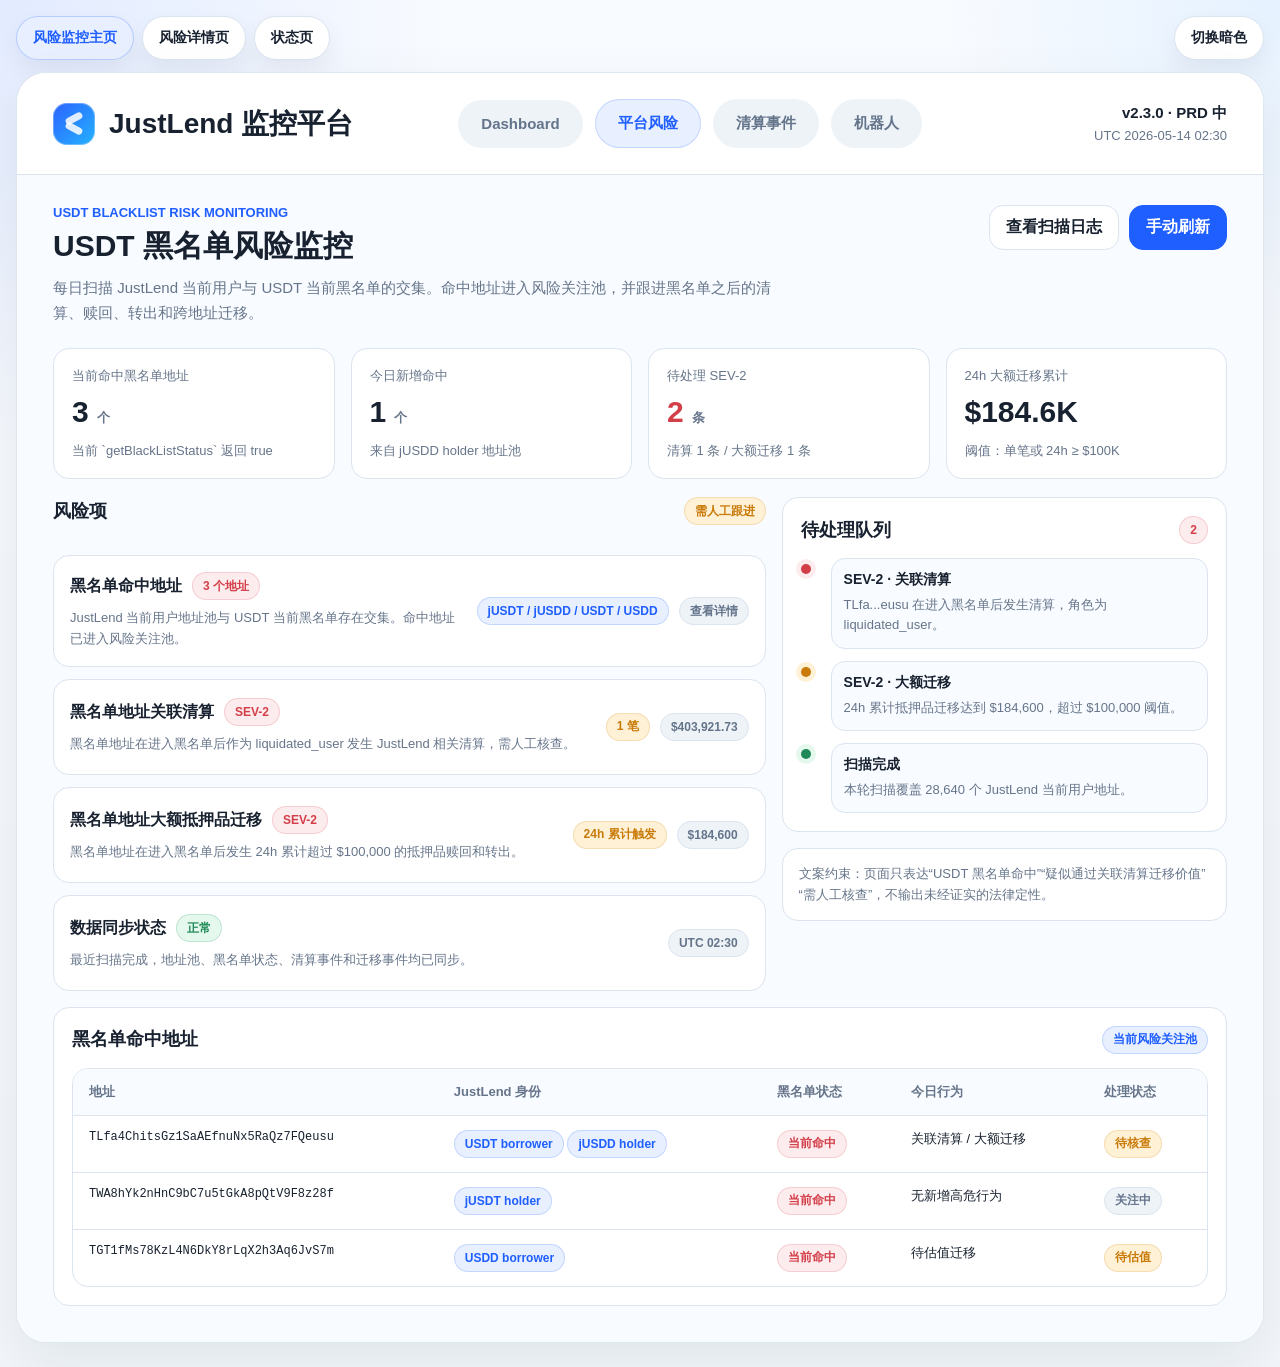
<file: iterations/v0.1.0/prototype-usdt-blacklist-risk-monitoring.html>
<!DOCTYPE html>
<html lang="zh-CN">
<head>
  <meta charset="UTF-8" />
  <meta name="viewport" content="width=device-width, initial-scale=1.0" />
  <title>JustLend USDT 黑名单风险监控</title>
  <style>
    :root {
      --bg: #f3f7fb;
      --surface: rgba(255, 255, 255, 0.92);
      --surface-solid: #ffffff;
      --surface-sub: #f8fbff;
      --border: #dbe4ef;
      --border-strong: rgba(15, 23, 42, 0.16);
      --text: #18212f;
      --text-muted: #66758a;
      --text-faint: #94a3b8;
      --blue: #1f5eff;
      --blue-bg: #e8f0ff;
      --green: #1f8a57;
      --green-bg: #e5f8ee;
      --amber: #c97a09;
      --amber-bg: #fff1d6;
      --red: #d33f49;
      --red-bg: #fdecee;
      --gray: #64748b;
      --gray-bg: #eef3f8;
      --shadow: 0 24px 60px rgba(15, 23, 42, 0.08);
      --radius-xl: 28px;
      --radius-lg: 22px;
      --radius-md: 16px;
      --radius-sm: 12px;
    }

    [data-theme="dark"] {
      --bg: #0f172a;
      --surface: rgba(20, 29, 47, 0.94);
      --surface-solid: #111827;
      --surface-sub: #182338;
      --border: #2d3a50;
      --border-strong: rgba(226, 232, 240, 0.22);
      --text: #edf3fb;
      --text-muted: #a8b3c7;
      --text-faint: #7f8da3;
      --blue: #7aa2ff;
      --blue-bg: #1d2d55;
      --green: #48d18f;
      --green-bg: #173b2b;
      --amber: #ffc35a;
      --amber-bg: #4b3512;
      --red: #ff8a94;
      --red-bg: #4a1d25;
      --gray: #a8b3c7;
      --gray-bg: #202b3f;
      --shadow: 0 24px 60px rgba(0, 0, 0, 0.26);
    }

    * { box-sizing: border-box; }

    body {
      margin: 0;
      font-family: "PingFang SC", "Noto Sans SC", "Helvetica Neue", sans-serif;
      color: var(--text);
      background:
        radial-gradient(circle at top left, rgba(31, 94, 255, 0.10), transparent 24%),
        radial-gradient(circle at top right, rgba(10, 132, 255, 0.08), transparent 18%),
        linear-gradient(180deg, var(--surface-sub) 0%, var(--bg) 100%);
    }

    button,
    input,
    select,
    textarea {
      font: inherit;
    }

    button {
      min-height: 44px;
      cursor: pointer;
    }

    .toolbar {
      width: min(1460px, calc(100vw - 32px));
      margin: 16px auto 0;
      display: flex;
      align-items: center;
      justify-content: space-between;
      gap: 12px;
    }

    .screen-tabs {
      display: flex;
      gap: 8px;
      flex-wrap: wrap;
    }

    .tool-btn,
    .screen-tab {
      border: 1px solid var(--border);
      background: var(--surface-solid);
      color: var(--text);
      border-radius: 999px;
      padding: 10px 16px;
      font-size: 14px;
      font-weight: 700;
      box-shadow: 0 10px 24px rgba(15, 23, 42, 0.06);
    }

    .screen-tab.active,
    .tool-btn.active {
      color: var(--blue);
      background: var(--blue-bg);
      border-color: rgba(31, 94, 255, 0.24);
    }

    .page {
      width: min(1460px, calc(100vw - 32px));
      margin: 12px auto 24px;
      border: 1px solid rgba(219, 228, 239, 0.9);
      border-radius: 30px;
      background: var(--surface);
      box-shadow: var(--shadow);
      overflow: hidden;
      backdrop-filter: blur(10px);
    }

    .platform-nav {
      display: grid;
      grid-template-columns: 360px 1fr 260px;
      gap: 24px;
      align-items: center;
      padding: 26px 36px;
      border-bottom: 1px solid var(--border);
      background: var(--surface);
    }

    .platform-brand {
      display: flex;
      align-items: center;
      gap: 14px;
      min-width: 0;
    }

    .brand-mark {
      width: 42px;
      height: 42px;
      border-radius: 14px;
      background: linear-gradient(135deg, #2b63ff 0%, #24b2ff 100%);
      position: relative;
      box-shadow: inset 0 0 0 1px rgba(255,255,255,0.3);
      flex: 0 0 auto;
    }

    .brand-mark::before,
    .brand-mark::after {
      content: "";
      position: absolute;
      background: rgba(255,255,255,0.85);
      border-radius: 8px;
    }

    .brand-mark::before {
      width: 18px;
      height: 7px;
      left: 12px;
      top: 12px;
      transform: rotate(-28deg);
    }

    .brand-mark::after {
      width: 18px;
      height: 7px;
      left: 12px;
      top: 22px;
      transform: rotate(28deg);
    }

    .brand-text {
      font-size: 28px;
      font-weight: 800;
      color: var(--text);
      letter-spacing: 0;
      line-height: 1.05;
      white-space: nowrap;
    }

    .platform-menu {
      display: flex;
      align-items: center;
      justify-content: center;
      gap: 12px;
      flex-wrap: wrap;
    }

    .menu-trigger {
      padding: 14px 22px;
      border-radius: 999px;
      background: var(--gray-bg);
      color: var(--gray);
      font-size: 15px;
      font-weight: 700;
      border: 1px solid transparent;
      min-height: 48px;
    }

    .menu-trigger.active {
      color: var(--blue);
      background: var(--blue-bg);
      border-color: rgba(31, 94, 255, 0.18);
    }

    .nav-meta {
      text-align: right;
      color: var(--text-muted);
      font-size: 13px;
      line-height: 1.7;
    }

    .nav-meta strong {
      display: block;
      color: var(--text);
      font-size: 15px;
    }

    .screen {
      display: none;
      min-height: 720px;
      background: var(--surface-sub);
    }

    .screen.active {
      display: block;
    }

    .content {
      padding: 30px 36px 36px;
    }

    .page-header {
      display: flex;
      align-items: flex-start;
      justify-content: space-between;
      gap: 24px;
      margin-bottom: 22px;
    }

    .eyebrow {
      color: var(--blue);
      font-size: 13px;
      font-weight: 800;
      margin-bottom: 8px;
    }

    h1 {
      margin: 0;
      font-size: 30px;
      line-height: 1.22;
      letter-spacing: 0;
    }

    .header-copy {
      margin: 10px 0 0;
      color: var(--text-muted);
      max-width: 720px;
      font-size: 15px;
      line-height: 1.7;
    }

    .actions {
      display: flex;
      gap: 10px;
      flex-wrap: wrap;
      justify-content: flex-end;
    }

    .btn {
      border: 1px solid var(--border);
      border-radius: 14px;
      padding: 11px 16px;
      background: var(--surface-solid);
      color: var(--text);
      font-weight: 800;
      min-height: 44px;
      transition: transform 0.18s ease, border-color 0.18s ease, background 0.18s ease;
    }

    .btn:hover {
      transform: translateY(-1px);
      border-color: var(--border-strong);
    }

    .btn.primary {
      background: var(--blue);
      color: #ffffff;
      border-color: var(--blue);
    }

    .btn.danger {
      color: var(--red);
      background: var(--red-bg);
      border-color: rgba(211, 63, 73, 0.18);
    }

    .grid {
      display: grid;
      gap: 16px;
    }

    .summary-grid {
      grid-template-columns: repeat(4, minmax(0, 1fr));
      margin-bottom: 18px;
    }

    .card {
      border: 1px solid var(--border);
      background: var(--surface-solid);
      border-radius: var(--radius-md);
      padding: 18px;
      min-width: 0;
    }

    .card.clickable {
      cursor: pointer;
      transition: transform 0.18s ease, border-color 0.18s ease, box-shadow 0.18s ease;
    }

    .card.clickable:hover {
      transform: translateY(-2px);
      border-color: rgba(31, 94, 255, 0.28);
      box-shadow: 0 16px 34px rgba(15, 23, 42, 0.08);
    }

    .metric-label {
      color: var(--text-muted);
      font-size: 13px;
      line-height: 1.4;
    }

    .metric-value {
      margin-top: 10px;
      display: flex;
      align-items: baseline;
      gap: 8px;
      font-size: 30px;
      font-weight: 800;
      letter-spacing: 0;
    }

    .metric-value small {
      font-size: 13px;
      color: var(--text-muted);
      font-weight: 700;
    }

    .metric-foot {
      margin-top: 12px;
      color: var(--text-muted);
      font-size: 13px;
      line-height: 1.5;
    }

    .section-grid {
      grid-template-columns: 1.6fr 1fr;
      align-items: start;
    }

    .risk-list {
      display: grid;
      gap: 12px;
    }

    .risk-item {
      display: grid;
      grid-template-columns: 1fr auto;
      gap: 16px;
      align-items: center;
      padding: 16px;
      border: 1px solid var(--border);
      border-radius: 16px;
      background: var(--surface-solid);
      min-height: 96px;
      cursor: pointer;
      transition: transform 0.18s ease, border-color 0.18s ease;
    }

    .risk-item:hover {
      transform: translateY(-1px);
      border-color: rgba(31, 94, 255, 0.28);
    }

    .risk-title {
      display: flex;
      align-items: center;
      gap: 10px;
      flex-wrap: wrap;
      font-weight: 800;
      font-size: 16px;
      margin-bottom: 8px;
    }

    .risk-desc {
      color: var(--text-muted);
      font-size: 13px;
      line-height: 1.6;
    }

    .risk-meta {
      display: flex;
      align-items: center;
      justify-content: flex-end;
      gap: 10px;
      flex-wrap: wrap;
    }

    .tag {
      display: inline-flex;
      align-items: center;
      justify-content: center;
      min-height: 28px;
      padding: 4px 10px;
      border-radius: 999px;
      font-size: 12px;
      font-weight: 800;
      border: 1px solid transparent;
      white-space: nowrap;
    }

    .tag.red {
      color: var(--red);
      background: var(--red-bg);
      border-color: rgba(211, 63, 73, 0.18);
    }

    .tag.amber {
      color: var(--amber);
      background: var(--amber-bg);
      border-color: rgba(201, 122, 9, 0.18);
    }

    .tag.green {
      color: var(--green);
      background: var(--green-bg);
      border-color: rgba(31, 138, 87, 0.18);
    }

    .tag.blue {
      color: var(--blue);
      background: var(--blue-bg);
      border-color: rgba(31, 94, 255, 0.18);
    }

    .tag.gray {
      color: var(--gray);
      background: var(--gray-bg);
      border-color: var(--border);
    }

    .panel-title {
      display: flex;
      align-items: center;
      justify-content: space-between;
      gap: 12px;
      margin-bottom: 14px;
    }

    .panel-title h2 {
      margin: 0;
      font-size: 18px;
      line-height: 1.3;
      letter-spacing: 0;
    }

    .table-wrap {
      overflow: auto;
      border: 1px solid var(--border);
      border-radius: 16px;
      background: var(--surface-solid);
    }

    table {
      width: 100%;
      border-collapse: collapse;
      min-width: 760px;
      font-size: 13px;
    }

    th,
    td {
      padding: 14px 16px;
      text-align: left;
      border-bottom: 1px solid var(--border);
      vertical-align: top;
    }

    th {
      color: var(--text-muted);
      font-weight: 800;
      background: var(--surface-sub);
      white-space: nowrap;
    }

    tr:last-child td {
      border-bottom: 0;
    }

    .address {
      font-family: "SFMono-Regular", "Menlo", "Consolas", monospace;
      font-size: 12px;
      color: var(--text);
      word-break: break-all;
    }

    .timeline {
      position: relative;
      display: grid;
      gap: 12px;
    }

    .timeline-item {
      display: grid;
      grid-template-columns: 18px 1fr;
      gap: 12px;
    }

    .dot {
      width: 10px;
      height: 10px;
      border-radius: 50%;
      margin-top: 6px;
      background: var(--blue);
      box-shadow: 0 0 0 5px var(--blue-bg);
    }

    .timeline-card {
      border: 1px solid var(--border);
      border-radius: 14px;
      background: var(--surface-sub);
      padding: 12px;
    }

    .timeline-card strong {
      display: block;
      font-size: 14px;
      margin-bottom: 6px;
    }

    .timeline-card p {
      margin: 0;
      color: var(--text-muted);
      font-size: 13px;
      line-height: 1.55;
    }

    .detail-layout {
      display: grid;
      grid-template-columns: 340px 1fr;
      gap: 16px;
      align-items: start;
    }

    .profile-card {
      position: sticky;
      top: 16px;
    }

    .profile-address {
      margin: 14px 0;
      padding: 12px;
      border-radius: 12px;
      border: 1px solid var(--border);
      background: var(--surface-sub);
    }

    .kv {
      display: grid;
      gap: 10px;
    }

    .kv-row {
      display: flex;
      align-items: flex-start;
      justify-content: space-between;
      gap: 12px;
      padding: 10px 0;
      border-bottom: 1px solid var(--border);
      font-size: 13px;
    }

    .kv-row:last-child {
      border-bottom: 0;
    }

    .kv-row span:first-child {
      color: var(--text-muted);
    }

    .kv-row span:last-child {
      text-align: right;
      font-weight: 800;
    }

    .status-actions {
      display: grid;
      grid-template-columns: repeat(2, minmax(0, 1fr));
      gap: 10px;
      margin-top: 14px;
    }

    .status-actions .btn {
      width: 100%;
      padding-left: 10px;
      padding-right: 10px;
    }

    .state-board {
      display: grid;
      grid-template-columns: repeat(4, minmax(0, 1fr));
      gap: 16px;
    }

    .state-card {
      min-height: 420px;
      display: flex;
      flex-direction: column;
      justify-content: center;
      align-items: center;
      text-align: center;
      gap: 14px;
    }

    .state-icon {
      width: 58px;
      height: 58px;
      border-radius: 20px;
      display: grid;
      place-items: center;
      font-size: 26px;
      font-weight: 900;
    }

    .state-card h2 {
      margin: 0;
      font-size: 18px;
      letter-spacing: 0;
    }

    .state-card p {
      margin: 0;
      color: var(--text-muted);
      font-size: 14px;
      line-height: 1.7;
      max-width: 260px;
    }

    .skeleton {
      width: 100%;
      height: 14px;
      border-radius: 999px;
      background: linear-gradient(90deg, var(--gray-bg), var(--surface-sub), var(--gray-bg));
      background-size: 200% 100%;
      animation: shimmer 1.2s infinite linear;
    }

    @keyframes shimmer {
      0% { background-position: 0% 0; }
      100% { background-position: -200% 0; }
    }

    .notice {
      padding: 14px 16px;
      border-radius: 16px;
      border: 1px solid var(--border);
      background: var(--surface-solid);
      color: var(--text-muted);
      font-size: 13px;
      line-height: 1.65;
    }

    .toast {
      position: fixed;
      left: 50%;
      bottom: 24px;
      transform: translateX(-50%) translateY(20px);
      opacity: 0;
      pointer-events: none;
      transition: opacity 0.2s ease, transform 0.2s ease;
      background: var(--text);
      color: var(--surface-solid);
      border-radius: 999px;
      padding: 12px 18px;
      font-size: 14px;
      z-index: 30;
      box-shadow: var(--shadow);
    }

    .toast.show {
      opacity: 1;
      transform: translateX(-50%) translateY(0);
    }

    @media (max-width: 980px) {
      .platform-nav,
      .page-header,
      .detail-layout,
      .section-grid,
      .summary-grid,
      .state-board {
        grid-template-columns: 1fr;
      }

      .platform-menu {
        justify-content: flex-start;
      }

      .nav-meta,
      .actions {
        text-align: left;
        justify-content: flex-start;
      }

      .profile-card {
        position: static;
      }
    }
  </style>
</head>
<body>
  <div class="toolbar">
    <div class="screen-tabs" aria-label="原型页面切换">
      <button class="screen-tab active" data-target="home">风险监控主页</button>
      <button class="screen-tab" data-target="detail">风险详情页</button>
      <button class="screen-tab" data-target="states">状态页</button>
    </div>
    <button class="tool-btn" id="themeToggle">切换暗色</button>
  </div>

  <main class="page" id="app">
    <header class="platform-nav">
      <div class="platform-brand">
        <div class="brand-mark" aria-hidden="true"></div>
        <div class="brand-text">JustLend 监控平台</div>
      </div>
      <nav class="platform-menu" aria-label="主导航">
        <button class="menu-trigger">Dashboard</button>
        <button class="menu-trigger active">平台风险</button>
        <button class="menu-trigger">清算事件</button>
        <button class="menu-trigger">机器人</button>
      </nav>
      <div class="nav-meta">
        <strong>v2.3.0 · PRD 中</strong>
        UTC 2026-05-14 02:30
      </div>
    </header>

    <section class="screen active" id="home">
      <div class="content">
        <div class="page-header">
          <div>
            <div class="eyebrow">USDT BLACKLIST RISK MONITORING</div>
            <h1>USDT 黑名单风险监控</h1>
            <p class="header-copy">每日扫描 JustLend 当前用户与 USDT 当前黑名单的交集。命中地址进入风险关注池，并跟进黑名单之后的清算、赎回、转出和跨地址迁移。</p>
          </div>
          <div class="actions">
            <button class="btn">查看扫描日志</button>
            <button class="btn primary">手动刷新</button>
          </div>
        </div>

        <div class="grid summary-grid">
          <div class="card">
            <div class="metric-label">当前命中黑名单地址</div>
            <div class="metric-value">3 <small>个</small></div>
            <div class="metric-foot">当前 `getBlackListStatus` 返回 true</div>
          </div>
          <div class="card">
            <div class="metric-label">今日新增命中</div>
            <div class="metric-value">1 <small>个</small></div>
            <div class="metric-foot">来自 jUSDD holder 地址池</div>
          </div>
          <div class="card">
            <div class="metric-label">待处理 SEV-2</div>
            <div class="metric-value" style="color: var(--red);">2 <small>条</small></div>
            <div class="metric-foot">清算 1 条 / 大额迁移 1 条</div>
          </div>
          <div class="card">
            <div class="metric-label">24h 大额迁移累计</div>
            <div class="metric-value">$184.6K</div>
            <div class="metric-foot">阈值：单笔或 24h ≥ $100K</div>
          </div>
        </div>

        <div class="grid section-grid">
          <div class="grid">
            <div class="panel-title">
              <h2>风险项</h2>
              <span class="tag amber">需人工跟进</span>
            </div>
            <div class="risk-list">
              <div class="risk-item" data-open-detail>
                <div>
                  <div class="risk-title">
                    黑名单命中地址
                    <span class="tag red">3 个地址</span>
                  </div>
                  <div class="risk-desc">JustLend 当前用户地址池与 USDT 当前黑名单存在交集。命中地址已进入风险关注池。</div>
                </div>
                <div class="risk-meta">
                  <span class="tag blue">jUSDT / jUSDD / USDT / USDD</span>
                  <span class="tag gray">查看详情</span>
                </div>
              </div>
              <div class="risk-item" data-open-detail>
                <div>
                  <div class="risk-title">
                    黑名单地址关联清算
                    <span class="tag red">SEV-2</span>
                  </div>
                  <div class="risk-desc">黑名单地址在进入黑名单后作为 liquidated_user 发生 JustLend 相关清算，需人工核查。</div>
                </div>
                <div class="risk-meta">
                  <span class="tag amber">1 笔</span>
                  <span class="tag gray">$403,921.73</span>
                </div>
              </div>
              <div class="risk-item" data-open-detail>
                <div>
                  <div class="risk-title">
                    黑名单地址大额抵押品迁移
                    <span class="tag red">SEV-2</span>
                  </div>
                  <div class="risk-desc">黑名单地址在进入黑名单后发生 24h 累计超过 $100,000 的抵押品赎回和转出。</div>
                </div>
                <div class="risk-meta">
                  <span class="tag amber">24h 累计触发</span>
                  <span class="tag gray">$184,600</span>
                </div>
              </div>
              <div class="risk-item">
                <div>
                  <div class="risk-title">
                    数据同步状态
                    <span class="tag green">正常</span>
                  </div>
                  <div class="risk-desc">最近扫描完成，地址池、黑名单状态、清算事件和迁移事件均已同步。</div>
                </div>
                <div class="risk-meta">
                  <span class="tag gray">UTC 02:30</span>
                </div>
              </div>
            </div>
          </div>

          <div class="grid">
            <div class="card">
              <div class="panel-title">
                <h2>待处理队列</h2>
                <span class="tag red">2</span>
              </div>
              <div class="timeline">
                <div class="timeline-item">
                  <div class="dot" style="background: var(--red); box-shadow: 0 0 0 5px var(--red-bg);"></div>
                  <div class="timeline-card">
                    <strong>SEV-2 · 关联清算</strong>
                    <p>TLfa...eusu 在进入黑名单后发生清算，角色为 liquidated_user。</p>
                  </div>
                </div>
                <div class="timeline-item">
                  <div class="dot" style="background: var(--amber); box-shadow: 0 0 0 5px var(--amber-bg);"></div>
                  <div class="timeline-card">
                    <strong>SEV-2 · 大额迁移</strong>
                    <p>24h 累计抵押品迁移达到 $184,600，超过 $100,000 阈值。</p>
                  </div>
                </div>
                <div class="timeline-item">
                  <div class="dot" style="background: var(--green); box-shadow: 0 0 0 5px var(--green-bg);"></div>
                  <div class="timeline-card">
                    <strong>扫描完成</strong>
                    <p>本轮扫描覆盖 28,640 个 JustLend 当前用户地址。</p>
                  </div>
                </div>
              </div>
            </div>
            <div class="notice">文案约束：页面只表达“USDT 黑名单命中”“疑似通过关联清算迁移价值”“需人工核查”，不输出未经证实的法律定性。</div>
          </div>
        </div>

        <div class="card" style="margin-top: 16px;">
          <div class="panel-title">
            <h2>黑名单命中地址</h2>
            <span class="tag blue">当前风险关注池</span>
          </div>
          <div class="table-wrap">
            <table>
              <thead>
                <tr>
                  <th>地址</th>
                  <th>JustLend 身份</th>
                  <th>黑名单状态</th>
                  <th>今日行为</th>
                  <th>处理状态</th>
                </tr>
              </thead>
              <tbody>
                <tr data-open-detail style="cursor: pointer;">
                  <td class="address">TLfa4ChitsGz1SaAEfnuNx5RaQz7FQeusu</td>
                  <td><span class="tag blue">USDT borrower</span> <span class="tag blue">jUSDD holder</span></td>
                  <td><span class="tag red">当前命中</span></td>
                  <td>关联清算 / 大额迁移</td>
                  <td><span class="tag amber">待核查</span></td>
                </tr>
                <tr>
                  <td class="address">TWA8hYk2nHnC9bC7u5tGkA8pQtV9F8z28f</td>
                  <td><span class="tag blue">jUSDT holder</span></td>
                  <td><span class="tag red">当前命中</span></td>
                  <td>无新增高危行为</td>
                  <td><span class="tag gray">关注中</span></td>
                </tr>
                <tr>
                  <td class="address">TGT1fMs78KzL4N6DkY8rLqX2h3Aq6JvS7m</td>
                  <td><span class="tag blue">USDD borrower</span></td>
                  <td><span class="tag red">当前命中</span></td>
                  <td>待估值迁移</td>
                  <td><span class="tag amber">待估值</span></td>
                </tr>
              </tbody>
            </table>
          </div>
        </div>
      </div>
    </section>

    <section class="screen" id="detail">
      <div class="content">
        <div class="page-header">
          <div>
            <div class="eyebrow">RISK DETAIL</div>
            <h1>风险详情：TLfa...eusu</h1>
            <p class="header-copy">该地址当前命中 USDT 黑名单，并在进入黑名单后发生 JustLend 相关清算和大额抵押品迁移。页面仅展示链上事实与人工处理状态。</p>
          </div>
          <div class="actions">
            <button class="btn" data-target-tab="home">返回主页</button>
            <button class="btn primary">导出证据</button>
          </div>
        </div>

        <div class="detail-layout">
          <aside class="card profile-card">
            <div class="panel-title">
              <h2>地址画像</h2>
              <span class="tag red">当前命中</span>
            </div>
            <div class="profile-address">
              <div class="address">TLfa4ChitsGz1SaAEfnuNx5RaQz7FQeusu</div>
            </div>
            <div class="kv">
              <div class="kv-row"><span>黑名单状态</span><span>getBlackListStatus = true</span></div>
              <div class="kv-row"><span>JustLend 身份</span><span>USDT borrower / jUSDD holder</span></div>
              <div class="kv-row"><span>命中时间</span><span>2026-03-26 06:23 UTC+8</span></div>
              <div class="kv-row"><span>当前状态</span><span id="caseStatus">待核查</span></div>
              <div class="kv-row"><span>风险等级</span><span>SEV-2</span></div>
            </div>
            <div class="status-actions">
              <button class="btn" data-status="核查中">核查中</button>
              <button class="btn danger" data-status="已确认风险">确认风险</button>
              <button class="btn" data-status="误报 / 无需处理">无需处理</button>
              <button class="btn" data-status="已关闭">关闭</button>
            </div>
          </aside>

          <div class="grid">
            <div class="card">
              <div class="panel-title">
                <h2>风险链路说明</h2>
                <span class="tag red">SEV-2</span>
              </div>
              <div class="timeline">
                <div class="timeline-item">
                  <div class="dot"></div>
                  <div class="timeline-card">
                    <strong>加入 USDT 黑名单</strong>
                    <p>AddedBlackList 事件确认地址进入黑名单。交易哈希：53463160...，区块：81270073。</p>
                  </div>
                </div>
                <div class="timeline-item">
                  <div class="dot" style="background: var(--red); box-shadow: 0 0 0 5px var(--red-bg);"></div>
                  <div class="timeline-card">
                    <strong>发生 JustLend 相关清算</strong>
                    <p>黑名单后作为 liquidated_user 被 TRq3...dURa 清算，累计偿还 403,921.736802 USDT。</p>
                  </div>
                </div>
                <div class="timeline-item">
                  <div class="dot" style="background: var(--amber); box-shadow: 0 0 0 5px var(--amber-bg);"></div>
                  <div class="timeline-card">
                    <strong>发生大额抵押品迁移</strong>
                    <p>24 小时累计赎回与跨地址迁移估值 $184,600，超过 $100,000 阈值。</p>
                  </div>
                </div>
                <div class="timeline-item">
                  <div class="dot" style="background: var(--green); box-shadow: 0 0 0 5px var(--green-bg);"></div>
                  <div class="timeline-card">
                    <strong>人工处理</strong>
                    <p>当前仍待核查。系统不会自动将该事件标记为已确认风险。</p>
                  </div>
                </div>
              </div>
            </div>

            <div class="grid section-grid">
              <div class="card">
                <div class="panel-title">
                  <h2>清算证据</h2>
                  <span class="tag red">1 个事件簇</span>
                </div>
                <div class="table-wrap">
                  <table>
                    <thead>
                      <tr>
                        <th>时间</th>
                        <th>角色</th>
                        <th>交易</th>
                        <th>偿还金额</th>
                        <th>取得抵押品</th>
                      </tr>
                    </thead>
                    <tbody>
                      <tr>
                        <td>2026-05-06 00:10</td>
                        <td><span class="tag red">liquidated_user</span></td>
                        <td class="address">09cc1d1d...</td>
                        <td>200,000 USDT</td>
                        <td>21,572,784.87410943 jUSDD</td>
                      </tr>
                      <tr>
                        <td>2026-05-06 00:18</td>
                        <td><span class="tag red">liquidated_user</span></td>
                        <td class="address">4d58dc65...</td>
                        <td>101,978.526454 USDT</td>
                        <td>10,999,804.06394722 jUSDD</td>
                      </tr>
                    </tbody>
                  </table>
                </div>
              </div>

              <div class="card">
                <div class="panel-title">
                  <h2>迁移估值</h2>
                  <span class="tag amber">24h 累计触发</span>
                </div>
                <div class="kv">
                  <div class="kv-row"><span>单笔最大</span><span>$83,200</span></div>
                  <div class="kv-row"><span>24h 累计</span><span>$184,600</span></div>
                  <div class="kv-row"><span>阈值</span><span>$100,000</span></div>
                  <div class="kv-row"><span>估值依据</span><span>exchangeRate + 最近价格</span></div>
                </div>
                <div class="notice" style="margin-top: 14px;">价格或 exchangeRate 缺失时进入“待估值”，不直接视为未命中。</div>
              </div>
            </div>
          </div>
        </div>
      </div>
    </section>

    <section class="screen" id="states">
      <div class="content">
        <div class="page-header">
          <div>
            <div class="eyebrow">PAGE STATES</div>
            <h1>页面状态</h1>
            <p class="header-copy">根据原型规范，Default、Empty、Loading、Error 状态均作为独立可见画面展示。</p>
          </div>
        </div>
        <div class="state-board">
          <div class="card state-card">
            <div class="state-icon" style="background: var(--green-bg); color: var(--green);">✓</div>
            <h2>Default</h2>
            <p>展示当前命中地址、SEV-2 告警、风险链路和处理状态。</p>
          </div>
          <div class="card state-card">
            <div class="state-icon" style="background: var(--gray-bg); color: var(--gray);">0</div>
            <h2>Empty</h2>
            <p>当前未发现 JustLend 用户命中 USDT 黑名单。</p>
            <span class="tag green">无新增风险</span>
          </div>
          <div class="card state-card">
            <div class="state-icon" style="background: var(--blue-bg); color: var(--blue);">…</div>
            <h2>Loading</h2>
            <p>正在同步 JustLend 当前用户地址池与 USDT 黑名单状态。</p>
            <div style="width: 80%; display: grid; gap: 10px;">
              <div class="skeleton"></div>
              <div class="skeleton"></div>
              <div class="skeleton"></div>
            </div>
          </div>
          <div class="card state-card">
            <div class="state-icon" style="background: var(--red-bg); color: var(--red);">!</div>
            <h2>Error</h2>
            <p>黑名单状态查询失败，无法判断当前是否有命中地址。</p>
            <button class="btn danger">重试扫描</button>
          </div>
        </div>
      </div>
    </section>
  </main>

  <div class="toast" id="toast">状态已更新</div>

  <script>
    const tabs = document.querySelectorAll(".screen-tab");
    const screens = document.querySelectorAll(".screen");
    const toast = document.getElementById("toast");
    const statusText = document.getElementById("caseStatus");
    const themeToggle = document.getElementById("themeToggle");

    function showScreen(id) {
      tabs.forEach((tab) => tab.classList.toggle("active", tab.dataset.target === id));
      screens.forEach((screen) => screen.classList.toggle("active", screen.id === id));
      window.scrollTo({ top: 0, behavior: "smooth" });
    }

    function showToast(message) {
      toast.textContent = message;
      toast.classList.add("show");
      setTimeout(() => toast.classList.remove("show"), 1800);
    }

    tabs.forEach((tab) => {
      tab.addEventListener("click", () => showScreen(tab.dataset.target));
    });

    document.querySelectorAll("[data-open-detail]").forEach((item) => {
      item.addEventListener("click", () => showScreen("detail"));
    });

    document.querySelectorAll("[data-target-tab]").forEach((button) => {
      button.addEventListener("click", () => showScreen(button.dataset.targetTab));
    });

    document.querySelectorAll("[data-status]").forEach((button) => {
      button.addEventListener("click", () => {
        statusText.textContent = button.dataset.status;
        showToast("处理状态已更新：" + button.dataset.status);
      });
    });

    themeToggle.addEventListener("click", () => {
      const isDark = document.documentElement.dataset.theme === "dark";
      document.documentElement.dataset.theme = isDark ? "" : "dark";
      themeToggle.textContent = isDark ? "切换暗色" : "切换亮色";
      themeToggle.classList.toggle("active", !isDark);
    });
  </script>
</body>
</html>
</file>
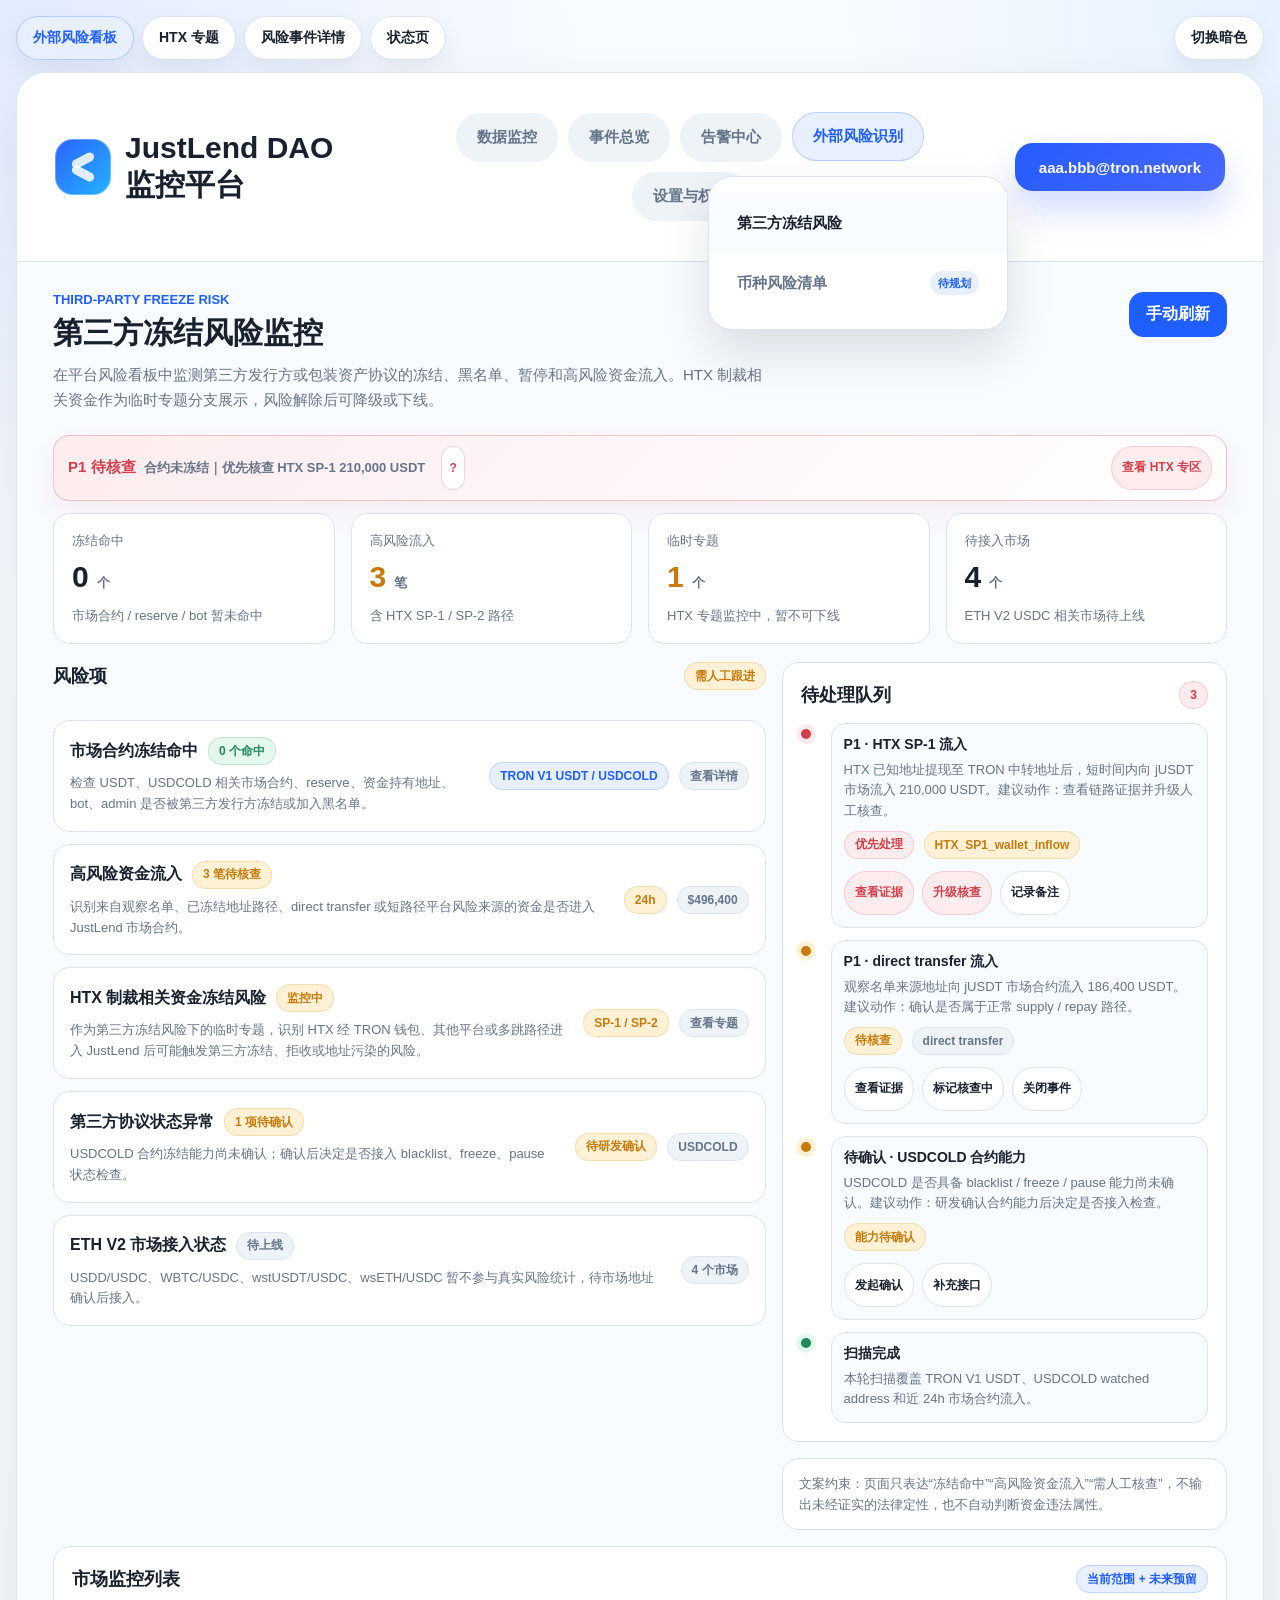
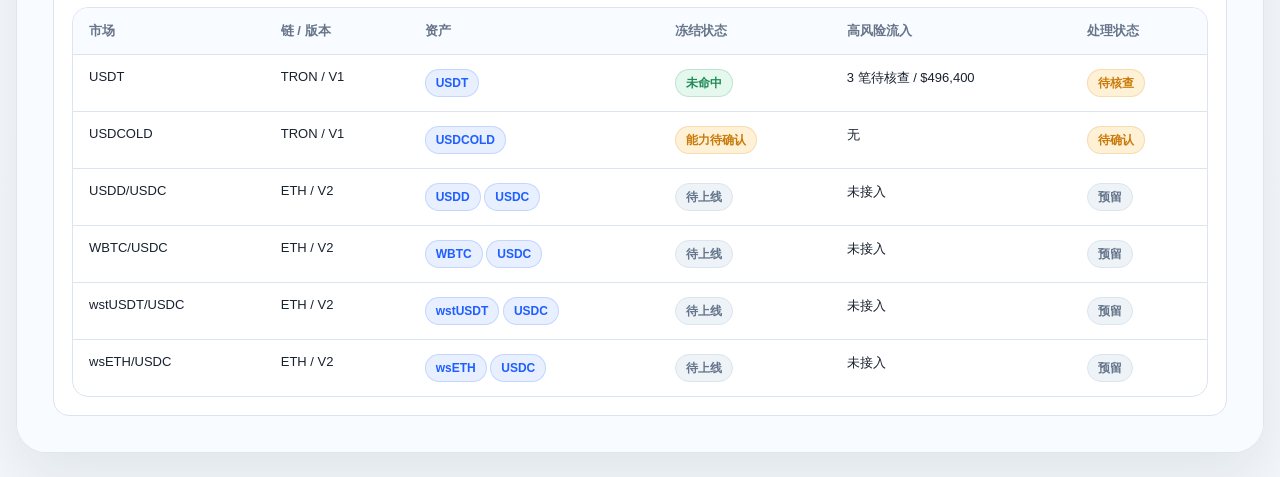
<file: iterations/v0.1.0/prototype-usdt-blacklist-risk-monitoring.navedit.html>
<!DOCTYPE html>
<html lang="zh-CN">
<head>
  <meta charset="UTF-8" />
  <meta name="viewport" content="width=device-width, initial-scale=1.0" />
  <title>JustLend 第三方冻结风险监控</title>
  <style>
    :root {
      --bg: #f3f7fb;
      --surface: rgba(255, 255, 255, 0.92);
      --surface-solid: #ffffff;
      --surface-sub: #f8fbff;
      --border: #dbe4ef;
      --border-strong: rgba(15, 23, 42, 0.16);
      --text: #18212f;
      --text-muted: #66758a;
      --text-faint: #94a3b8;
      --blue: #1f5eff;
      --blue-bg: #e8f0ff;
      --green: #1f8a57;
      --green-bg: #e5f8ee;
      --amber: #c97a09;
      --amber-bg: #fff1d6;
      --red: #d33f49;
      --red-bg: #fdecee;
      --gray: #64748b;
      --gray-bg: #eef3f8;
      --shadow: 0 24px 60px rgba(15, 23, 42, 0.08);
      --radius-xl: 28px;
      --radius-lg: 22px;
      --radius-md: 16px;
      --radius-sm: 12px;
    }

    [data-theme="dark"] {
      --bg: #0f172a;
      --surface: rgba(20, 29, 47, 0.94);
      --surface-solid: #111827;
      --surface-sub: #182338;
      --border: #2d3a50;
      --border-strong: rgba(226, 232, 240, 0.22);
      --text: #edf3fb;
      --text-muted: #a8b3c7;
      --text-faint: #7f8da3;
      --blue: #7aa2ff;
      --blue-bg: #1d2d55;
      --green: #48d18f;
      --green-bg: #173b2b;
      --amber: #ffc35a;
      --amber-bg: #4b3512;
      --red: #ff8a94;
      --red-bg: #4a1d25;
      --gray: #a8b3c7;
      --gray-bg: #202b3f;
      --shadow: 0 24px 60px rgba(0, 0, 0, 0.26);
    }

    * { box-sizing: border-box; }

    body {
      margin: 0;
      font-family: "PingFang SC", "Noto Sans SC", "Helvetica Neue", sans-serif;
      color: var(--text);
      background:
        radial-gradient(circle at top left, rgba(31, 94, 255, 0.10), transparent 24%),
        radial-gradient(circle at top right, rgba(10, 132, 255, 0.08), transparent 18%),
        linear-gradient(180deg, var(--surface-sub) 0%, var(--bg) 100%);
    }

    button,
    input,
    select,
    textarea {
      font: inherit;
    }

    button {
      min-height: 44px;
      cursor: pointer;
    }

    .toolbar {
      width: min(1460px, calc(100vw - 32px));
      margin: 16px auto 0;
      display: flex;
      align-items: center;
      justify-content: space-between;
      gap: 12px;
    }

    .screen-tabs {
      display: flex;
      gap: 8px;
      flex-wrap: wrap;
    }

    .tool-btn,
    .screen-tab {
      border: 1px solid var(--border);
      background: var(--surface-solid);
      color: var(--text);
      border-radius: 999px;
      padding: 10px 16px;
      font-size: 14px;
      font-weight: 700;
      box-shadow: 0 10px 24px rgba(15, 23, 42, 0.06);
    }

    .screen-tab.active,
    .tool-btn.active {
      color: var(--blue);
      background: var(--blue-bg);
      border-color: rgba(31, 94, 255, 0.24);
    }

    .page {
      width: min(1460px, calc(100vw - 32px));
      margin: 12px auto 24px;
      border: 1px solid rgba(219, 228, 239, 0.9);
      border-radius: 30px;
      background: var(--surface);
      box-shadow: var(--shadow);
      overflow: hidden;
      backdrop-filter: blur(10px);
    }

    .platform-nav {
      display: grid;
      grid-template-columns: 360px 1fr 260px;
      gap: 24px;
      align-items: center;
      padding: 40px 38px;
      border-bottom: 1px solid var(--border);
      background: var(--surface);
    }

    .platform-brand {
      display: flex;
      align-items: center;
      gap: 14px;
      min-width: 0;
    }

    .brand-mark {
      width: 56px;
      height: 56px;
      border-radius: 18px;
      background: linear-gradient(135deg, #2b63ff 0%, #24b2ff 100%);
      position: relative;
      box-shadow: inset 0 0 0 1px rgba(255,255,255,0.3);
      flex: 0 0 auto;
    }

    .brand-mark::before,
    .brand-mark::after {
      content: "";
      position: absolute;
      background: rgba(255,255,255,0.85);
      border-radius: 8px;
    }

    .brand-mark::before {
      width: 24px;
      height: 9px;
      left: 16px;
      top: 17px;
      transform: rotate(-28deg);
    }

    .brand-mark::after {
      width: 24px;
      height: 9px;
      left: 16px;
      top: 30px;
      transform: rotate(28deg);
    }

    .brand-text {
      font-size: 30px;
      font-weight: 800;
      color: var(--text);
      letter-spacing: 0;
      line-height: 1.22;
      white-space: normal;
    }

    .platform-menu {
      display: flex;
      align-items: center;
      justify-content: center;
      gap: 10px;
      flex-wrap: wrap;
    }

    .menu-group {
      position: relative;
    }

    .menu-trigger {
      padding: 14px 20px;
      border-radius: 999px;
      background: var(--gray-bg);
      color: var(--gray);
      font-size: 15px;
      font-weight: 700;
      border: 1px solid transparent;
      min-height: 48px;
      transition: transform 0.18s ease, border-color 0.18s ease, background 0.18s ease, color 0.18s ease;
    }

    .menu-trigger.active {
      color: var(--blue);
      background: var(--blue-bg);
      border-color: rgba(31, 94, 255, 0.18);
    }

    .menu-trigger:hover,
    .menu-group.open .menu-trigger {
      transform: translateY(-1px);
      border-color: rgba(31, 94, 255, 0.22);
    }

    .menu-link {
      text-decoration: none;
      display: inline-flex;
      align-items: center;
      justify-content: center;
    }

    .nav-dropdown {
      display: none;
      position: absolute;
      top: calc(100% + 14px);
      left: 50%;
      transform: translateX(-50%);
      width: 300px;
      padding: 16px 0;
      border-radius: 24px;
      border: 1px solid var(--border);
      background: var(--surface-solid);
      box-shadow: 0 24px 48px rgba(15, 23, 42, 0.12);
      z-index: 20;
    }

    .menu-group.open .nav-dropdown,
    .menu-group:hover .nav-dropdown {
      display: block;
      animation: dropdownIn 0.18s ease both;
    }

    @keyframes dropdownIn {
      from {
        opacity: 0;
        transform: translateX(-50%) translateY(8px);
      }
      to {
        opacity: 1;
        transform: translateX(-50%) translateY(0);
      }
    }

    .nav-dropdown-item {
      display: flex;
      align-items: center;
      justify-content: space-between;
      gap: 10px;
      width: 100%;
      min-height: 60px;
      padding: 17px 28px;
      border: 0;
      background: transparent;
      color: var(--gray);
      text-align: left;
      text-decoration: none;
      font-size: 15px;
      font-weight: 700;
      cursor: pointer;
      transition: background 0.18s ease, color 0.18s ease;
    }

    .nav-dropdown-item:hover {
      color: var(--blue);
      background: var(--blue-bg);
    }

    .nav-dropdown-item.active {
      color: var(--text);
      background: var(--surface-sub);
    }

    .nav-dropdown-item .version-pill {
      display: inline-flex;
      align-items: center;
      justify-content: center;
      min-height: 24px;
      padding: 3px 8px;
      border-radius: 999px;
      background: var(--blue-bg);
      color: var(--blue);
      font-size: 11px;
      font-weight: 800;
      white-space: nowrap;
    }

    .nav-meta {
      display: flex;
      justify-content: flex-end;
      align-items: center;
    }

    .account-pill {
      display: inline-flex;
      align-items: center;
      justify-content: center;
      min-height: 48px;
      padding: 0 24px;
      border: 0;
      border-radius: 18px;
      color: #ffffff;
      background: linear-gradient(135deg, #255cff 0%, #4867ff 100%);
      font-size: 15px;
      font-weight: 800;
      box-shadow: 0 18px 34px rgba(37, 92, 255, 0.22);
    }

    .screen {
      display: none;
      min-height: 720px;
      background: var(--surface-sub);
    }

    .screen.active {
      display: block;
    }

    .content {
      padding: 30px 36px 36px;
    }

    .page-header {
      display: flex;
      align-items: flex-start;
      justify-content: space-between;
      gap: 24px;
      margin-bottom: 22px;
    }

    .eyebrow {
      color: var(--blue);
      font-size: 13px;
      font-weight: 800;
      margin-bottom: 8px;
    }

    h1 {
      margin: 0;
      font-size: 30px;
      line-height: 1.22;
      letter-spacing: 0;
    }

    .header-copy {
      margin: 10px 0 0;
      color: var(--text-muted);
      max-width: 720px;
      font-size: 15px;
      line-height: 1.7;
    }

    .actions {
      display: flex;
      gap: 10px;
      flex-wrap: wrap;
      justify-content: flex-end;
    }

    .btn {
      border: 1px solid var(--border);
      border-radius: 14px;
      padding: 11px 16px;
      background: var(--surface-solid);
      color: var(--text);
      font-weight: 800;
      min-height: 44px;
      transition: transform 0.18s ease, border-color 0.18s ease, background 0.18s ease;
    }

    .btn:hover {
      transform: translateY(-1px);
      border-color: var(--border-strong);
    }

    .btn.primary {
      background: var(--blue);
      color: #ffffff;
      border-color: var(--blue);
    }

    .btn.danger {
      color: var(--red);
      background: var(--red-bg);
      border-color: rgba(211, 63, 73, 0.18);
    }

    .grid {
      display: grid;
      gap: 16px;
    }

    .summary-grid {
      grid-template-columns: repeat(4, minmax(0, 1fr));
      margin-bottom: 18px;
    }

    .card {
      border: 1px solid var(--border);
      background: var(--surface-solid);
      border-radius: var(--radius-md);
      padding: 18px;
      min-width: 0;
    }

    .card.clickable {
      cursor: pointer;
      transition: transform 0.18s ease, border-color 0.18s ease, box-shadow 0.18s ease;
    }

    .card.clickable:hover {
      transform: translateY(-2px);
      border-color: rgba(31, 94, 255, 0.28);
      box-shadow: 0 16px 34px rgba(15, 23, 42, 0.08);
    }

    .metric-label {
      color: var(--text-muted);
      font-size: 13px;
      line-height: 1.4;
    }

    .metric-value {
      margin-top: 10px;
      display: flex;
      align-items: baseline;
      gap: 8px;
      font-size: 30px;
      font-weight: 800;
      letter-spacing: 0;
    }

    .metric-value small {
      font-size: 13px;
      color: var(--text-muted);
      font-weight: 700;
    }

    .metric-foot {
      margin-top: 12px;
      color: var(--text-muted);
      font-size: 13px;
      line-height: 1.5;
    }

    .section-grid {
      grid-template-columns: 1.6fr 1fr;
      align-items: start;
    }

    .risk-list {
      display: grid;
      gap: 12px;
    }

    .risk-item {
      display: grid;
      grid-template-columns: 1fr auto;
      gap: 16px;
      align-items: center;
      padding: 16px;
      border: 1px solid var(--border);
      border-radius: 16px;
      background: var(--surface-solid);
      min-height: 96px;
      cursor: pointer;
      transition: transform 0.18s ease, border-color 0.18s ease;
    }

    .risk-item:hover {
      transform: translateY(-1px);
      border-color: rgba(31, 94, 255, 0.28);
    }

    .risk-title {
      display: flex;
      align-items: center;
      gap: 10px;
      flex-wrap: wrap;
      font-weight: 800;
      font-size: 16px;
      margin-bottom: 8px;
    }

    .risk-desc {
      color: var(--text-muted);
      font-size: 13px;
      line-height: 1.6;
    }

    .risk-meta {
      display: flex;
      align-items: center;
      justify-content: flex-end;
      gap: 10px;
      flex-wrap: wrap;
    }

    .tag {
      display: inline-flex;
      align-items: center;
      justify-content: center;
      min-height: 28px;
      padding: 4px 10px;
      border-radius: 999px;
      font-size: 12px;
      font-weight: 800;
      border: 1px solid transparent;
      white-space: nowrap;
    }

    .tag.red {
      color: var(--red);
      background: var(--red-bg);
      border-color: rgba(211, 63, 73, 0.18);
    }

    .tag.amber {
      color: var(--amber);
      background: var(--amber-bg);
      border-color: rgba(201, 122, 9, 0.18);
    }

    .tag.green {
      color: var(--green);
      background: var(--green-bg);
      border-color: rgba(31, 138, 87, 0.18);
    }

    .tag.blue {
      color: var(--blue);
      background: var(--blue-bg);
      border-color: rgba(31, 94, 255, 0.18);
    }

    .tag.gray {
      color: var(--gray);
      background: var(--gray-bg);
      border-color: var(--border);
    }

    .topic-grid {
      display: grid;
      grid-template-columns: repeat(3, minmax(0, 1fr));
      gap: 14px;
    }

    .path-card {
      border: 1px solid var(--border);
      border-radius: 16px;
      background: var(--surface-sub);
      padding: 14px;
      min-height: 148px;
    }

    .path-card h3 {
      margin: 0 0 10px;
      font-size: 15px;
      line-height: 1.35;
      letter-spacing: 0;
    }

    .path-card p {
      margin: 0;
      color: var(--text-muted);
      font-size: 13px;
      line-height: 1.6;
    }

    .status-strip {
      display: flex;
      align-items: center;
      justify-content: space-between;
      gap: 12px;
      flex-wrap: wrap;
      padding: 10px 14px;
      border: 1px solid var(--border);
      border-radius: 16px;
      background: var(--surface-sub);
      margin-bottom: 12px;
    }

    .status-strip.critical {
      border-color: rgba(211, 63, 73, 0.28);
      background: linear-gradient(135deg, var(--red-bg), var(--surface-solid));
      box-shadow: 0 12px 28px rgba(211, 63, 73, 0.08);
    }

    .status-strip strong {
      font-size: 14px;
    }

    .status-strip.critical strong {
      color: var(--red);
      font-size: 15px;
    }

    .status-line {
      display: flex;
      align-items: center;
      gap: 8px;
      flex-wrap: wrap;
      line-height: 1.5;
    }

    .status-muted {
      color: var(--text-muted);
      font-size: 13px;
      font-weight: 800;
    }

    .mini-actions {
      display: flex;
      gap: 8px;
      flex-wrap: wrap;
      margin-top: 12px;
    }

    .mini-btn {
      border: 1px solid var(--border);
      border-radius: 999px;
      padding: 7px 10px;
      background: var(--surface-solid);
      color: var(--text);
      font-size: 12px;
      font-weight: 800;
    }

    .mini-btn.primary {
      color: var(--red);
      background: var(--red-bg);
      border-color: rgba(211, 63, 73, 0.18);
    }

    .recommendation-panel {
      margin-bottom: 16px;
    }

    .recommendation-detail {
      margin-top: 12px;
    }

    .recommendation-detail.is-hidden {
      display: none;
    }

    .tip-wrap {
      position: relative;
      display: inline-flex;
      align-items: center;
      margin-left: 8px;
      vertical-align: middle;
    }

    .tip-trigger {
      width: 24px;
      height: 24px;
      border-radius: 999px;
      border: 1px solid rgba(211, 63, 73, 0.22);
      background: var(--surface-solid);
      color: var(--red);
      font-size: 12px;
      font-weight: 900;
    }

    .tip-popover {
      position: absolute;
      left: 0;
      top: 32px;
      width: min(360px, calc(100vw - 48px));
      border: 1px solid var(--border);
      border-radius: 16px;
      background: var(--surface-solid);
      box-shadow: var(--shadow);
      padding: 14px;
      color: var(--text);
      z-index: 20;
    }

    .tip-popover.is-hidden {
      display: none;
    }

    .tip-popover strong {
      display: block;
      margin-bottom: 8px;
      color: var(--text);
      font-size: 13px;
    }

    .tip-popover ul {
      margin: 0;
      padding-left: 18px;
      color: var(--text-muted);
      font-size: 13px;
      line-height: 1.65;
    }

    .panel-title {
      display: flex;
      align-items: center;
      justify-content: space-between;
      gap: 12px;
      margin-bottom: 14px;
    }

    .panel-title h2 {
      margin: 0;
      font-size: 18px;
      line-height: 1.3;
      letter-spacing: 0;
    }

    .table-wrap {
      overflow: auto;
      border: 1px solid var(--border);
      border-radius: 16px;
      background: var(--surface-solid);
    }

    table {
      width: 100%;
      border-collapse: collapse;
      min-width: 760px;
      font-size: 13px;
    }

    th,
    td {
      padding: 14px 16px;
      text-align: left;
      border-bottom: 1px solid var(--border);
      vertical-align: top;
    }

    th {
      color: var(--text-muted);
      font-weight: 800;
      background: var(--surface-sub);
      white-space: nowrap;
    }

    tr:last-child td {
      border-bottom: 0;
    }

    .address {
      font-family: "SFMono-Regular", "Menlo", "Consolas", monospace;
      font-size: 12px;
      color: var(--text);
      word-break: break-all;
    }

    .timeline {
      position: relative;
      display: grid;
      gap: 12px;
    }

    .timeline-item {
      display: grid;
      grid-template-columns: 18px 1fr;
      gap: 12px;
    }

    .dot {
      width: 10px;
      height: 10px;
      border-radius: 50%;
      margin-top: 6px;
      background: var(--blue);
      box-shadow: 0 0 0 5px var(--blue-bg);
    }

    .timeline-card {
      border: 1px solid var(--border);
      border-radius: 14px;
      background: var(--surface-sub);
      padding: 12px;
    }

    .timeline-card strong {
      display: block;
      font-size: 14px;
      margin-bottom: 6px;
    }

    .timeline-card p {
      margin: 0;
      color: var(--text-muted);
      font-size: 13px;
      line-height: 1.55;
    }

    .detail-layout {
      display: grid;
      grid-template-columns: 340px 1fr;
      gap: 16px;
      align-items: start;
    }

    .profile-card {
      position: sticky;
      top: 16px;
    }

    .profile-address {
      margin: 14px 0;
      padding: 12px;
      border-radius: 12px;
      border: 1px solid var(--border);
      background: var(--surface-sub);
    }

    .kv {
      display: grid;
      gap: 10px;
    }

    .kv-row {
      display: flex;
      align-items: flex-start;
      justify-content: space-between;
      gap: 12px;
      padding: 10px 0;
      border-bottom: 1px solid var(--border);
      font-size: 13px;
    }

    .kv-row:last-child {
      border-bottom: 0;
    }

    .kv-row span:first-child {
      color: var(--text-muted);
    }

    .kv-row span:last-child {
      text-align: right;
      font-weight: 800;
    }

    .status-actions {
      display: grid;
      grid-template-columns: repeat(2, minmax(0, 1fr));
      gap: 10px;
      margin-top: 14px;
    }

    .status-actions .btn {
      width: 100%;
      padding-left: 10px;
      padding-right: 10px;
    }

    .state-board {
      display: grid;
      grid-template-columns: repeat(4, minmax(0, 1fr));
      gap: 16px;
    }

    .state-card {
      min-height: 420px;
      display: flex;
      flex-direction: column;
      justify-content: center;
      align-items: center;
      text-align: center;
      gap: 14px;
    }

    .state-icon {
      width: 58px;
      height: 58px;
      border-radius: 20px;
      display: grid;
      place-items: center;
      font-size: 26px;
      font-weight: 900;
    }

    .state-card h2 {
      margin: 0;
      font-size: 18px;
      letter-spacing: 0;
    }

    .state-card p {
      margin: 0;
      color: var(--text-muted);
      font-size: 14px;
      line-height: 1.7;
      max-width: 260px;
    }

    .skeleton {
      width: 100%;
      height: 14px;
      border-radius: 999px;
      background: linear-gradient(90deg, var(--gray-bg), var(--surface-sub), var(--gray-bg));
      background-size: 200% 100%;
      animation: shimmer 1.2s infinite linear;
    }

    @keyframes shimmer {
      0% { background-position: 0% 0; }
      100% { background-position: -200% 0; }
    }

    .notice {
      padding: 14px 16px;
      border-radius: 16px;
      border: 1px solid var(--border);
      background: var(--surface-solid);
      color: var(--text-muted);
      font-size: 13px;
      line-height: 1.65;
    }

    .toast {
      position: fixed;
      left: 50%;
      bottom: 24px;
      transform: translateX(-50%) translateY(20px);
      opacity: 0;
      pointer-events: none;
      transition: opacity 0.2s ease, transform 0.2s ease;
      background: var(--text);
      color: var(--surface-solid);
      border-radius: 999px;
      padding: 12px 18px;
      font-size: 14px;
      z-index: 30;
      box-shadow: var(--shadow);
    }

    .toast.show {
      opacity: 1;
      transform: translateX(-50%) translateY(0);
    }

    @media (max-width: 980px) {
      .platform-nav,
      .page-header,
      .detail-layout,
      .section-grid,
      .summary-grid,
      .topic-grid,
      .state-board {
        grid-template-columns: 1fr;
      }

      .platform-menu {
        justify-content: flex-start;
      }

      .nav-dropdown {
        left: 0;
        transform: none;
      }

      .menu-group.open .nav-dropdown,
      .menu-group:hover .nav-dropdown {
        animation: dropdownInMobile 0.18s ease both;
      }

      @keyframes dropdownInMobile {
        from {
          opacity: 0;
          transform: translateY(8px);
        }
        to {
          opacity: 1;
          transform: translateY(0);
        }
      }

      .nav-meta,
      .actions {
        text-align: left;
        justify-content: flex-start;
      }

      .profile-card {
        position: static;
      }
    }
  </style>
</head>
<body>
  <div class="toolbar">
    <div class="screen-tabs" aria-label="原型页面切换">
      <button class="screen-tab active" data-target="home">外部风险看板</button>
      <button class="screen-tab" data-target="topic">HTX 专题</button>
      <button class="screen-tab" data-target="detail">风险事件详情</button>
      <button class="screen-tab" data-target="states">状态页</button>
    </div>
    <button class="tool-btn" id="themeToggle">切换暗色</button>
  </div>

  <main class="page" id="app">
    <header class="platform-nav">
      <div class="platform-brand">
        <div class="brand-mark" aria-hidden="true"></div>
        <div class="brand-text">JustLend DAO<br />监控平台</div>
      </div>
      <nav class="platform-menu" aria-label="主导航">
        <div class="menu-group">
          <button class="menu-trigger" type="button" aria-haspopup="true" aria-expanded="false">数据监控</button>
          <div class="nav-dropdown" role="menu" aria-label="数据监控菜单">
            <button class="nav-dropdown-item" type="button" role="menuitem">平台风险 Dashboard</button>
            <button class="nav-dropdown-item" type="button" role="menuitem">喂价监测</button>
            <button class="nav-dropdown-item" type="button" role="menuitem">机器人监测</button>
            <button class="nav-dropdown-item" type="button" role="menuitem">平台坏账监测</button>
            <button class="nav-dropdown-item" type="button" role="menuitem">资金异常流水监测</button>
          </div>
        </div>
        <div class="menu-group">
          <button class="menu-trigger" type="button">事件总览</button>
        </div>
        <div class="menu-group">
          <button class="menu-trigger" type="button">告警中心</button>
        </div>
        <div class="menu-group open" id="externalRiskMenu">
          <button class="menu-trigger active" type="button" aria-haspopup="true" aria-expanded="true">外部风险识别</button>
          <div class="nav-dropdown" role="menu" aria-label="外部风险菜单">
            <button class="nav-dropdown-item active" type="button" data-nav-action="address-blacklist" role="menuitem">
              <span>第三方冻结风险</span>
            </button>
            <button class="nav-dropdown-item" type="button" data-nav-action="token-risk-list" role="menuitem">
              <span>币种风险清单</span>
              <span class="version-pill">待规划</span>
            </button>
          </div>
        </div>
        <div class="menu-group">
          <button class="menu-trigger" type="button">设置与权限</button>
        </div>
      </nav>
      <div class="nav-meta">
        <button class="account-pill" type="button">aaa.bbb@tron.network</button>
      </div>
    </header>

    <section class="screen active" id="home">
      <div class="content">
        <div class="page-header">
          <div>
            <div class="eyebrow">THIRD-PARTY FREEZE RISK</div>
            <h1>第三方冻结风险监控</h1>
            <p class="header-copy">在平台风险看板中监测第三方发行方或包装资产协议的冻结、黑名单、暂停和高风险资金流入。HTX 制裁相关资金作为临时专题分支展示，风险解除后可降级或下线。</p>
          </div>
          <div class="actions">
            <button class="btn primary">手动刷新</button>
          </div>
        </div>

        <div class="status-strip critical">
          <div class="status-line">
            <strong>P1 待核查</strong>
            <span class="status-muted">合约未冻结｜优先核查 HTX SP-1 210,000 USDT</span>
              <span class="tip-wrap">
                <button class="tip-trigger" type="button" aria-label="查看风险判断" data-toggle-panel="riskStatusTip">?</button>
                <span class="tip-popover is-hidden" id="riskStatusTip">
                  <strong>系统风险判断</strong>
                  <ul>
                    <li>当前未发现市场合约被冻结。</li>
                    <li>存在 P1 高风险流入。</li>
                    <li>优先核查 HTX SP-1 210,000 USDT。</li>
                    <li>HTX 专题暂不可下线。</li>
                  </ul>
                </span>
              </span>
          </div>
          <div class="actions">
            <button class="mini-btn primary" type="button" data-target-tab="topic">查看 HTX 专区</button>
          </div>
        </div>

        <div class="grid summary-grid">
          <div class="card">
            <div class="metric-label">冻结命中</div>
            <div class="metric-value">0 <small>个</small></div>
            <div class="metric-foot">市场合约 / reserve / bot 暂未命中</div>
          </div>
          <div class="card">
            <div class="metric-label">高风险流入</div>
            <div class="metric-value" style="color: var(--amber);">3 <small>笔</small></div>
            <div class="metric-foot">含 HTX SP-1 / SP-2 路径</div>
          </div>
          <div class="card">
            <div class="metric-label">临时专题</div>
            <div class="metric-value" style="color: var(--amber);">1 <small>个</small></div>
            <div class="metric-foot">HTX 专题监控中，暂不可下线</div>
          </div>
          <div class="card">
            <div class="metric-label">待接入市场</div>
            <div class="metric-value">4 <small>个</small></div>
            <div class="metric-foot">ETH V2 USDC 相关市场待上线</div>
          </div>
        </div>

        <div class="grid section-grid">
          <div class="grid">
            <div class="panel-title">
              <h2>风险项</h2>
              <span class="tag amber">需人工跟进</span>
            </div>
            <div class="risk-list">
              <div class="risk-item" data-open-detail>
                <div>
                  <div class="risk-title">
                    市场合约冻结命中
                    <span class="tag green">0 个命中</span>
                  </div>
                  <div class="risk-desc">检查 USDT、USDCOLD 相关市场合约、reserve、资金持有地址、bot、admin 是否被第三方发行方冻结或加入黑名单。</div>
                </div>
                <div class="risk-meta">
                  <span class="tag blue">TRON V1 USDT / USDCOLD</span>
                  <span class="tag gray">查看详情</span>
                </div>
              </div>
              <div class="risk-item" data-open-detail>
                <div>
                  <div class="risk-title">
                    高风险资金流入
                    <span class="tag amber">3 笔待核查</span>
                  </div>
                  <div class="risk-desc">识别来自观察名单、已冻结地址路径、direct transfer 或短路径平台风险来源的资金是否进入 JustLend 市场合约。</div>
                </div>
                <div class="risk-meta">
                  <span class="tag amber">24h</span>
                  <span class="tag gray">$496,400</span>
                </div>
              </div>
              <div class="risk-item" data-target-tab="topic">
                <div>
                  <div class="risk-title">
                    HTX 制裁相关资金冻结风险
                    <span class="tag amber">监控中</span>
                  </div>
                  <div class="risk-desc">作为第三方冻结风险下的临时专题，识别 HTX 经 TRON 钱包、其他平台或多跳路径进入 JustLend 后可能触发第三方冻结、拒收或地址污染的风险。</div>
                </div>
                <div class="risk-meta">
                  <span class="tag amber">SP-1 / SP-2</span>
                  <span class="tag gray">查看专题</span>
                </div>
              </div>
              <div class="risk-item" data-open-detail>
                <div>
                  <div class="risk-title">
                    第三方协议状态异常
                    <span class="tag amber">1 项待确认</span>
                  </div>
                  <div class="risk-desc">USDCOLD 合约冻结能力尚未确认；确认后决定是否接入 blacklist、freeze、pause 状态检查。</div>
                </div>
                <div class="risk-meta">
                  <span class="tag amber">待研发确认</span>
                  <span class="tag gray">USDCOLD</span>
                </div>
              </div>
              <div class="risk-item">
                <div>
                  <div class="risk-title">
                    ETH V2 市场接入状态
                    <span class="tag gray">待上线</span>
                  </div>
                  <div class="risk-desc">USDD/USDC、WBTC/USDC、wstUSDT/USDC、wsETH/USDC 暂不参与真实风险统计，待市场地址确认后接入。</div>
                </div>
                <div class="risk-meta">
                  <span class="tag gray">4 个市场</span>
                </div>
              </div>
            </div>
          </div>

          <div class="grid">
            <div class="card">
              <div class="panel-title">
                <h2>待处理队列</h2>
                <span class="tag red">3</span>
              </div>
              <div class="timeline">
                <div class="timeline-item">
                  <div class="dot" style="background: var(--red); box-shadow: 0 0 0 5px var(--red-bg);"></div>
                  <div class="timeline-card">
                    <strong>P1 · HTX SP-1 流入</strong>
                    <p>HTX 已知地址提现至 TRON 中转地址后，短时间内向 jUSDT 市场流入 210,000 USDT。建议动作：查看链路证据并升级人工核查。</p>
                    <div class="risk-meta" style="margin-top: 10px; justify-content: flex-start;">
                      <span class="tag red">优先处理</span>
                      <span class="tag amber">HTX_SP1_wallet_inflow</span>
                    </div>
                    <div class="mini-actions">
                      <button class="mini-btn primary" data-target-tab="detail">查看证据</button>
                      <button class="mini-btn primary" data-action-toast="已将 HTX SP-1 事件标记为升级核查">升级核查</button>
                      <button class="mini-btn" data-action-toast="已打开备注记录入口">记录备注</button>
                    </div>
                  </div>
                </div>
                <div class="timeline-item">
                  <div class="dot" style="background: var(--amber); box-shadow: 0 0 0 5px var(--amber-bg);"></div>
                  <div class="timeline-card">
                    <strong>P1 · direct transfer 流入</strong>
                    <p>观察名单来源地址向 jUSDT 市场合约流入 186,400 USDT。建议动作：确认是否属于正常 supply / repay 路径。</p>
                    <div class="risk-meta" style="margin-top: 10px; justify-content: flex-start;">
                      <span class="tag amber">待核查</span>
                      <span class="tag gray">direct transfer</span>
                    </div>
                    <div class="mini-actions">
                      <button class="mini-btn" data-action-toast="已打开 direct transfer 证据链">查看证据</button>
                      <button class="mini-btn" data-action-toast="已标记为核查中">标记核查中</button>
                      <button class="mini-btn" data-action-toast="关闭前需填写关闭原因">关闭事件</button>
                    </div>
                  </div>
                </div>
                <div class="timeline-item">
                  <div class="dot" style="background: var(--amber); box-shadow: 0 0 0 5px var(--amber-bg);"></div>
                  <div class="timeline-card">
                    <strong>待确认 · USDCOLD 合约能力</strong>
                    <p>USDCOLD 是否具备 blacklist / freeze / pause 能力尚未确认。建议动作：研发确认合约能力后决定是否接入检查。</p>
                    <div class="risk-meta" style="margin-top: 10px; justify-content: flex-start;">
                      <span class="tag amber">能力待确认</span>
                    </div>
                    <div class="mini-actions">
                      <button class="mini-btn" data-action-toast="已生成 USDCOLD 合约能力确认任务">发起确认</button>
                      <button class="mini-btn" data-action-toast="请补充 blacklist / freeze / pause 接口确认结果">补充接口</button>
                    </div>
                  </div>
                </div>
                <div class="timeline-item">
                  <div class="dot" style="background: var(--green); box-shadow: 0 0 0 5px var(--green-bg);"></div>
                  <div class="timeline-card">
                    <strong>扫描完成</strong>
                    <p>本轮扫描覆盖 TRON V1 USDT、USDCOLD watched address 和近 24h 市场合约流入。</p>
                  </div>
                </div>
              </div>
            </div>
            <div class="notice">文案约束：页面只表达“冻结命中”“高风险资金流入”“需人工核查”，不输出未经证实的法律定性，也不自动判断资金违法属性。</div>
          </div>
        </div>

        <div class="card" style="margin-top: 16px;">
          <div class="panel-title">
            <h2>市场监控列表</h2>
            <span class="tag blue">当前范围 + 未来预留</span>
          </div>
          <div class="table-wrap">
            <table>
              <thead>
                <tr>
                  <th>市场</th>
                  <th>链 / 版本</th>
                  <th>资产</th>
                  <th>冻结状态</th>
                  <th>高风险流入</th>
                  <th>处理状态</th>
                </tr>
              </thead>
              <tbody>
                <tr data-open-detail style="cursor: pointer;">
                  <td>USDT</td>
                  <td>TRON / V1</td>
                  <td><span class="tag blue">USDT</span></td>
                  <td><span class="tag green">未命中</span></td>
                  <td>3 笔待核查 / $496,400</td>
                  <td><span class="tag amber">待核查</span></td>
                </tr>
                <tr>
                  <td>USDCOLD</td>
                  <td>TRON / V1</td>
                  <td><span class="tag blue">USDCOLD</span></td>
                  <td><span class="tag amber">能力待确认</span></td>
                  <td>无</td>
                  <td><span class="tag amber">待确认</span></td>
                </tr>
                <tr>
                  <td>USDD/USDC</td>
                  <td>ETH / V2</td>
                  <td><span class="tag blue">USDD</span> <span class="tag blue">USDC</span></td>
                  <td><span class="tag gray">待上线</span></td>
                  <td>未接入</td>
                  <td><span class="tag gray">预留</span></td>
                </tr>
                <tr>
                  <td>WBTC/USDC</td>
                  <td>ETH / V2</td>
                  <td><span class="tag blue">WBTC</span> <span class="tag blue">USDC</span></td>
                  <td><span class="tag gray">待上线</span></td>
                  <td>未接入</td>
                  <td><span class="tag gray">预留</span></td>
                </tr>
                <tr>
                  <td>wstUSDT/USDC</td>
                  <td>ETH / V2</td>
                  <td><span class="tag blue">wstUSDT</span> <span class="tag blue">USDC</span></td>
                  <td><span class="tag gray">待上线</span></td>
                  <td>未接入</td>
                  <td><span class="tag gray">预留</span></td>
                </tr>
                <tr>
                  <td>wsETH/USDC</td>
                  <td>ETH / V2</td>
                  <td><span class="tag blue">wsETH</span> <span class="tag blue">USDC</span></td>
                  <td><span class="tag gray">待上线</span></td>
                  <td>未接入</td>
                  <td><span class="tag gray">预留</span></td>
                </tr>
              </tbody>
            </table>
          </div>
        </div>
      </div>
    </section>

    <section class="screen" id="topic">
      <div class="content">
        <div class="page-header">
          <div>
            <div class="eyebrow">TEMPORARY TOPIC</div>
            <h1>HTX 制裁相关资金冻结风险</h1>
            <p class="header-copy">该分支展示在“第三方冻结风险”下，用于临时监控 HTX / Huobi Global S.A. 相关资金经 TRON 钱包、其他平台或多跳路径进入 JustLend 的第三方冻结风险。风险解除后可降级或下线。</p>
          </div>
          <div class="actions">
            <button class="btn" data-target-tab="home">返回主页</button>
            <button class="btn primary" data-action-toast="专题状态变更需先完成下线条件检查">更新专题状态</button>
          </div>
        </div>

        <div class="status-strip">
          <div>
            <strong>专题状态：监控中</strong>
            <div class="metric-foot">风险来源：英国 Russia Sanctions 制裁名单；涉及平台：HTX / Huobi Global S.A.；当前仍有新增 P1 命中，暂不可下线。</div>
          </div>
          <div class="risk-meta">
            <span class="tag amber">监控中</span>
            <span class="tag blue">TRON USDT</span>
            <span class="tag red">不可下线</span>
          </div>
        </div>

        <div class="grid summary-grid">
          <div class="card">
            <div class="metric-label">近 24h 命中地址</div>
            <div class="metric-value" style="color: var(--amber);">2 <small>个</small></div>
            <div class="metric-foot">SP-1 钱包 / SP-2 平台路径</div>
          </div>
          <div class="card">
            <div class="metric-label">P1 待核查金额</div>
            <div class="metric-value" style="color: var(--amber);">210K <small>USDT</small></div>
            <div class="metric-foot">HTX SP-1 事件，优先处理</div>
          </div>
          <div class="card">
            <div class="metric-label">最高风险等级</div>
            <div class="metric-value" style="color: var(--amber);">P1</div>
            <div class="metric-foot">短时间近似全额转入</div>
          </div>
          <div class="card">
            <div class="metric-label">待处理事件</div>
            <div class="metric-value">1 <small>条</small></div>
            <div class="metric-foot">等待人工核查路径证据</div>
          </div>
        </div>

        <div class="card" style="margin-bottom: 16px;">
          <div class="panel-title">
            <h2>路径识别范围</h2>
            <span class="tag blue">专题规则</span>
          </div>
          <div class="topic-grid">
            <div class="path-card">
              <h3>SP-1：HTX -> TRON 地址 -> JustLend</h3>
              <p>仅 1 个中转钱包，若金额大、时间短、近似全额转入，按 P1 待核查展示。</p>
            </div>
            <div class="path-card">
              <h3>SP-2：HTX -> 其他平台 -> TRON 地址 -> JustLend</h3>
              <p>中间平台不自动切断风险来源，系统按时间和金额相似度记录 SP-2 平台中转线索。</p>
            </div>
            <div class="path-card">
              <h3>HTX -> 多跳 / 拆分 / 跨链 -> JustLend</h3>
              <p>出现拆分、合并、快速转出、跨链或循环借贷时，上调为高风险路由线索。</p>
            </div>
          </div>
        </div>

        <div class="status-strip">
          <div>
            <strong>处理建议：先核查 P1 短路径大额流入</strong>
            <div class="metric-foot">核查重点为 HTX 来源地址标签、TRON 中转地址归属、入金前后时间差、是否近似全额转入、进入市场后的借贷或转出行为。</div>
          </div>
          <div class="risk-meta">
            <span class="tag amber">查看链路证据</span>
            <span class="tag red">升级人工核查</span>
            <span class="tag red">暂不下线</span>
          </div>
        </div>

        <div class="grid section-grid">
          <div class="card">
            <div class="panel-title">
              <h2>命中明细</h2>
              <span class="tag amber">待核查</span>
            </div>
            <div class="table-wrap">
              <table>
                <thead>
                  <tr>
                    <th>入金时间</th>
                    <th>路径标签</th>
                    <th>用户地址</th>
                    <th>进入市场</th>
                    <th>金额</th>
                    <th>风险等级</th>
                    <th>处置状态</th>
                  </tr>
                </thead>
                <tbody>
                  <tr data-open-detail style="cursor: pointer;">
                    <td>2026-06-01 14:36</td>
                    <td><span class="tag amber">HTX_SP1_wallet_inflow</span></td>
                    <td class="address">TX7m...9aQ2</td>
                    <td>TRON V1 / USDT</td>
                    <td>210,000 USDT</td>
                    <td><span class="tag amber">P1</span></td>
                    <td><span class="tag amber">待核查</span></td>
                  </tr>
                  <tr>
                    <td>2026-06-01 09:18</td>
                    <td><span class="tag blue">HTX_SP2_platform_inflow</span></td>
                    <td class="address">TW4c...mP8L</td>
                    <td>TRON V1 / USDT</td>
                    <td>42,500 USDT</td>
                    <td><span class="tag blue">P2</span></td>
                    <td><span class="tag gray">记录观察</span></td>
                  </tr>
                  <tr>
                    <td>2026-05-31 22:05</td>
                    <td><span class="tag gray">HTX_possible_indirect_exposure</span></td>
                    <td class="address">TNe8...7kDs</td>
                    <td>TRON V1 / USDT</td>
                    <td>8,200 USDT</td>
                    <td><span class="tag gray">P3</span></td>
                    <td><span class="tag gray">仅留痕</span></td>
                  </tr>
                </tbody>
              </table>
            </div>
          </div>

          <div class="grid">
            <div class="card">
              <div class="panel-title">
                <h2>下线条件</h2>
                <span class="tag gray">人工确认</span>
              </div>
              <div class="timeline">
                <div class="timeline-item">
                  <div class="dot"></div>
                  <div class="timeline-card">
                    <strong>制裁名单解除</strong>
                    <p>HTX / Huobi Global S.A. 从相关制裁名单移除后，可作为下线判断依据之一。</p>
                  </div>
                </div>
                <div class="timeline-item">
                  <div class="dot"></div>
                  <div class="timeline-card">
                    <strong>第三方风控解除</strong>
                    <p>主流交易所、稳定币发行方或链上风控供应商不再对 HTX 相关资金执行额外冻结或审查。</p>
                  </div>
                </div>
                <div class="timeline-item">
                  <div class="dot"></div>
                  <div class="timeline-card">
                    <strong>连续无新增命中</strong>
                    <p>连续 N 天无新增命中后，合规 / 风控可将专题调整为已降级或已下线。</p>
                  </div>
                </div>
              </div>
            </div>
            <div class="card">
              <div class="panel-title">
                <h2>处置标准</h2>
                <span class="tag red">P1</span>
              </div>
              <div class="kv">
                <div class="kv-row"><span>当前动作</span><span>查看证据并升级核查</span></div>
                <div class="kv-row"><span>观察动作</span><span>跟踪借贷、转出、跨链</span></div>
                <div class="kv-row"><span>降级条件</span><span>链路不成立或风险解除</span></div>
                <div class="kv-row"><span>下线条件</span><span>无新增命中 + 风控确认</span></div>
              </div>
            </div>
            <div class="card">
              <div class="panel-title">
                <h2>降级 / 下线前检查</h2>
                <span class="tag amber">必填</span>
              </div>
              <div class="kv">
                <div class="kv-row"><span>制裁状态</span><span>未解除</span></div>
                <div class="kv-row"><span>新增命中</span><span>仍有 P1</span></div>
                <div class="kv-row"><span>平台风控</span><span>仍需观察</span></div>
                <div class="kv-row"><span>当前结论</span><span>不可下线</span></div>
              </div>
            </div>
            <div class="notice">专题只表达“第三方冻结风险线索”，不将来自 HTX 的资金自动定性为制裁资金、违法资金或洗钱资金。</div>
          </div>
        </div>
      </div>
    </section>

    <section class="screen" id="detail">
      <div class="content">
        <div class="page-header">
          <div>
            <div class="eyebrow">RISK DETAIL</div>
            <h1>风险事件详情：HTX SP-1 高风险流入</h1>
            <p class="header-copy">HTX 已知地址提现至 TRON 中转地址后，短时间内向 TRON V1 USDT 市场流入 210,000 USDT。页面仅展示链上事实、风险线索与人工处理状态，不自动输出法律定性。</p>
          </div>
          <div class="actions">
            <button class="btn" data-target-tab="home">返回主页</button>
            <button class="btn primary" data-action-toast="已生成证据导出任务">导出证据</button>
          </div>
        </div>

        <div class="detail-layout">
          <aside class="card profile-card">
            <div class="panel-title">
              <h2>事件画像</h2>
              <span class="tag amber">待核查</span>
            </div>
            <div class="profile-address">
              <div class="address">TRq3kiuN4KYbAVZd78Tyj7goaZimA3dURa</div>
            </div>
            <div class="kv">
              <div class="kv-row"><span>风险类型</span><span>高风险资金流入</span></div>
              <div class="kv-row"><span>影响市场</span><span>TRON V1 / USDT</span></div>
              <div class="kv-row"><span>目标地址</span><span>jUSDT market contract</span></div>
              <div class="kv-row"><span>专题分支</span><span>HTX 制裁相关资金</span></div>
              <div class="kv-row"><span>路径标签</span><span>HTX_SP1_wallet_inflow</span></div>
              <div class="kv-row"><span>检查结果</span><span>市场合约未命中 blacklist</span></div>
              <div class="kv-row"><span>命中时间</span><span>2026-06-01 14:36 UTC+8</span></div>
              <div class="kv-row"><span>当前状态</span><span id="caseStatus">待核查</span></div>
              <div class="kv-row"><span>风险等级</span><span>P1 / 优先处理</span></div>
            </div>
            <div class="status-actions">
              <button class="btn" data-status="核查中">核查中</button>
              <button class="btn danger" data-status="已确认风险">确认风险</button>
              <button class="btn" data-status="误报 / 无需处理">无需处理</button>
              <button class="btn" data-status="已关闭">关闭</button>
            </div>
          </aside>

          <div class="grid">
            <div class="card">
              <div class="panel-title">
                <h2>风险链路说明</h2>
                <span class="tag amber">Warning</span>
              </div>
              <div class="timeline">
                <div class="timeline-item">
                  <div class="dot"></div>
                  <div class="timeline-card">
                    <strong>市场地址冻结检查</strong>
                    <p>jUSDT market、reserve、bot、admin 地址当前 `getBlackListStatus` 均返回 false，未发现冻结命中。</p>
                  </div>
                </div>
                <div class="timeline-item">
                  <div class="dot" style="background: var(--amber); box-shadow: 0 0 0 5px var(--amber-bg);"></div>
                  <div class="timeline-card">
                    <strong>HTX 短路径来源线索</strong>
                    <p>HTX 已知地址提现至 TRON 中转地址后，短时间内进入 JustLend USDT 市场。系统仅记录第三方冻结风险线索，结论待人工确认。</p>
                  </div>
                </div>
                <div class="timeline-item">
                  <div class="dot" style="background: var(--amber); box-shadow: 0 0 0 5px var(--amber-bg);"></div>
                  <div class="timeline-card">
                    <strong>进入市场行为</strong>
                    <p>该笔资金进入 jUSDT market watched address 后，需要继续核查是否发生借贷、快速转出、跨链或循环借贷行为。</p>
                  </div>
                </div>
                <div class="timeline-item">
                  <div class="dot" style="background: var(--green); box-shadow: 0 0 0 5px var(--green-bg);"></div>
                  <div class="timeline-card">
                    <strong>建议动作</strong>
                    <p>先查看链路证据，确认来源标签和中转地址归属；如链路成立，升级合规核查并保持 HTX 专题为监控中。</p>
                  </div>
                </div>
              </div>
            </div>

            <div class="grid section-grid">
              <div class="card">
                <div class="panel-title">
                  <h2>事件证据链</h2>
                  <span class="tag amber">1 笔流入待核查</span>
                </div>
                <div class="table-wrap">
                  <table>
                    <thead>
                      <tr>
                        <th>时间</th>
                        <th>类型</th>
                        <th>交易</th>
                        <th>流入金额</th>
                        <th>命中原因</th>
                      </tr>
                    </thead>
                    <tbody>
                      <tr>
                        <td>2026-06-01 14:36</td>
                        <td><span class="tag amber">HTX SP-1</span></td>
                        <td class="address">TX7m...9aQ2</td>
                        <td>210,000 USDT</td>
                        <td>HTX 专题短路径来源</td>
                      </tr>
                      <tr>
                        <td>2026-06-01 14:38</td>
                        <td><span class="tag gray">market check</span></td>
                        <td class="address">jUSDT market</td>
                        <td>未冻结</td>
                        <td>市场合约 blacklist 检查为 false</td>
                      </tr>
                      <tr>
                        <td>待核查</td>
                        <td><span class="tag amber">behavior check</span></td>
                        <td class="address">TX7m...9aQ2</td>
                        <td>待确认</td>
                        <td>是否快速借贷、转出或跨链</td>
                      </tr>
                    </tbody>
                  </table>
                </div>
              </div>

              <div class="card">
                <div class="panel-title">
                  <h2>市场影响判断</h2>
                  <span class="tag amber">人工核查</span>
                </div>
                <div class="kv">
                  <div class="kv-row"><span>本事件金额</span><span>210,000 USDT</span></div>
                  <div class="kv-row"><span>市场合约冻结</span><span>未命中</span></div>
                  <div class="kv-row"><span>HTX 专题状态</span><span>监控中</span></div>
                  <div class="kv-row"><span>是否可下线</span><span>否，仍有新增命中</span></div>
                  <div class="kv-row"><span>下一步动作</span><span>升级人工核查</span></div>
                  <div class="kv-row"><span>估值依据</span><span>Transfer amount + 最近价格</span></div>
                </div>
                <div class="notice" style="margin-top: 14px;">高风险流入只作为人工核查线索，不自动定性为违法、被盗或制裁资金。</div>
              </div>
            </div>

            <div class="card">
              <div class="panel-title">
                <h2>标准处置路径</h2>
                <span class="tag red">下一步</span>
              </div>
              <div class="topic-grid">
                <div class="path-card">
                  <h3>1. 核实链路</h3>
                  <p>确认 HTX 来源标签、TRON 中转地址、时间差、金额相似度和是否近似全额转入。</p>
                </div>
                <div class="path-card">
                  <h3>2. 跟踪行为</h3>
                  <p>检查进入 JustLend 后是否发生供应、借款、快速转出、跨链或循环借贷。</p>
                </div>
                <div class="path-card">
                  <h3>3. 更新状态</h3>
                  <p>链路成立则升级人工核查；链路不成立则标记误报或记录观察，专题继续监控。</p>
                </div>
              </div>
            </div>

            <div class="card">
              <div class="panel-title">
                <h2>处理要求</h2>
                <span class="tag amber">SLA 30 分钟</span>
              </div>
              <div class="topic-grid">
                <div class="path-card">
                  <h3>当前影响</h3>
                  <p>市场合约未被冻结，暂未确认影响提现、借款、还款或清算；继续观察 HTX 来源资金进入市场后的行为。</p>
                </div>
                <div class="path-card">
                  <h3>责任分工</h3>
                  <p>风控值班先核实链路；数据同学补充地址标签；合规同学判断是否需要升级专题处置。</p>
                </div>
                <div class="path-card">
                  <h3>完成标准</h3>
                  <p>链路证据、市场影响、后续行为和处理结论均已记录；未确认风险不得关闭为“已解决”。</p>
                </div>
              </div>
            </div>
          </div>
        </div>
      </div>
    </section>

    <section class="screen" id="states">
      <div class="content">
        <div class="page-header">
          <div>
            <div class="eyebrow">PAGE STATES</div>
            <h1>页面状态</h1>
            <p class="header-copy">根据原型规范，Default、Empty、Loading、Error 状态均作为独立可见画面展示。</p>
          </div>
        </div>
        <div class="state-board">
          <div class="card state-card">
            <div class="state-icon" style="background: var(--green-bg); color: var(--green);">✓</div>
            <h2>Default</h2>
            <p>展示冻结命中、高风险流入、临时专题、待接入市场和处理状态。</p>
          </div>
          <div class="card state-card">
            <div class="state-icon" style="background: var(--gray-bg); color: var(--gray);">0</div>
            <h2>Empty</h2>
            <p>当前未发现第三方冻结命中或高风险资金流入。</p>
            <span class="tag green">无新增风险</span>
          </div>
          <div class="card state-card">
            <div class="state-icon" style="background: var(--blue-bg); color: var(--blue);">…</div>
            <h2>Loading</h2>
            <p>正在同步 watched address、第三方冻结状态和市场合约资金流入。</p>
            <div style="width: 80%; display: grid; gap: 10px;">
              <div class="skeleton"></div>
              <div class="skeleton"></div>
              <div class="skeleton"></div>
            </div>
          </div>
          <div class="card state-card">
            <div class="state-icon" style="background: var(--red-bg); color: var(--red);">!</div>
            <h2>Error</h2>
            <p>第三方冻结状态或 Transfer 事件查询失败，无法判断当前风险状态。</p>
            <button class="btn danger">重试扫描</button>
          </div>
        </div>
        <div class="card" style="margin-top: 16px;">
          <div class="panel-title">
            <h2>临时专题状态</h2>
            <span class="tag blue">HTX 分支</span>
          </div>
          <div class="topic-grid">
            <div class="path-card">
              <h3>监控中</h3>
              <p>启用 HTX 来源识别、路径追踪、分级告警和事件入库，在第三方冻结风险下默认展示。</p>
            </div>
            <div class="path-card">
              <h3>已降级</h3>
              <p>保留历史事件和统计，新增命中默认仅记录不强告警，除非命中制裁地址或高风险实体。</p>
            </div>
            <div class="path-card">
              <h3>已下线</h3>
              <p>不再新增 HTX 专题监测和告警，历史事件归档，前台不再默认展示该分支。</p>
            </div>
          </div>
        </div>
      </div>
    </section>
  </main>

  <div class="toast" id="toast">状态已更新</div>

  <script>
    const tabs = document.querySelectorAll(".screen-tab");
    const screens = document.querySelectorAll(".screen");
    const toast = document.getElementById("toast");
    const statusText = document.getElementById("caseStatus");
    const themeToggle = document.getElementById("themeToggle");
    const menuGroups = document.querySelectorAll(".menu-group");

    function showScreen(id) {
      tabs.forEach((tab) => tab.classList.toggle("active", tab.dataset.target === id));
      screens.forEach((screen) => screen.classList.toggle("active", screen.id === id));
      window.scrollTo({ top: 0, behavior: "smooth" });
    }

    function showToast(message) {
      toast.textContent = message;
      toast.classList.add("show");
      setTimeout(() => toast.classList.remove("show"), 1800);
    }

    tabs.forEach((tab) => {
      tab.addEventListener("click", () => showScreen(tab.dataset.target));
    });

    menuGroups.forEach((group) => {
      const trigger = group.querySelector(".menu-trigger");
      if (!trigger) return;
      trigger.addEventListener("click", (event) => {
        event.stopPropagation();
        const hasDropdown = Boolean(group.querySelector(".nav-dropdown"));
        menuGroups.forEach((item) => {
          if (item !== group) item.classList.remove("open");
        });
        if (hasDropdown) {
          const nextOpen = !group.classList.contains("open");
          group.classList.toggle("open", nextOpen);
          trigger.setAttribute("aria-expanded", String(nextOpen));
        } else {
          showToast(trigger.textContent.trim() + " 暂未接入当前原型");
        }
      });
    });

    document.querySelectorAll("[data-nav-action]").forEach((item) => {
      item.addEventListener("click", (event) => {
        event.stopPropagation();
        const action = item.dataset.navAction;
        if (action === "address-blacklist") {
          showScreen("home");
          showToast("当前入口：外部风险识别 / 第三方冻结风险");
        }
        if (action === "token-risk-list") {
          showToast("币种风险清单为外部风险识别预留入口，当前未规划页面");
        }
      });
    });

    document.addEventListener("click", () => {
      menuGroups.forEach((group) => {
        if (group.id !== "externalRiskMenu") {
          group.classList.remove("open");
        }
      });
      const externalTrigger = document.querySelector("#externalRiskMenu .menu-trigger");
      if (externalTrigger) externalTrigger.setAttribute("aria-expanded", "true");
    });

    document.querySelectorAll("[data-open-detail]").forEach((item) => {
      item.addEventListener("click", () => showScreen("detail"));
    });

    document.querySelectorAll("[data-target-tab]").forEach((button) => {
      button.addEventListener("click", () => showScreen(button.dataset.targetTab));
    });

    document.querySelectorAll("[data-status]").forEach((button) => {
      button.addEventListener("click", () => {
        statusText.textContent = button.dataset.status;
        showToast("处理状态已更新：" + button.dataset.status);
      });
    });

    document.querySelectorAll("[data-action-toast]").forEach((button) => {
      button.addEventListener("click", (event) => {
        event.stopPropagation();
        showToast(button.dataset.actionToast);
      });
    });

    document.querySelectorAll("[data-toggle-panel]").forEach((button) => {
      button.addEventListener("click", (event) => {
        event.stopPropagation();
        const panel = document.getElementById(button.dataset.togglePanel);
        if (!panel) return;
        const shouldShow = panel.classList.contains("is-hidden");
        panel.classList.toggle("is-hidden", !shouldShow);
        if (!button.classList.contains("tip-trigger")) {
          button.textContent = shouldShow ? "收起推荐" : "查看推荐";
        }
      });
    });

    themeToggle.addEventListener("click", () => {
      const isDark = document.documentElement.dataset.theme === "dark";
      document.documentElement.dataset.theme = isDark ? "" : "dark";
      themeToggle.textContent = isDark ? "切换暗色" : "切换亮色";
      themeToggle.classList.toggle("active", !isDark);
    });
  </script>
</body>
</html>
</file>
